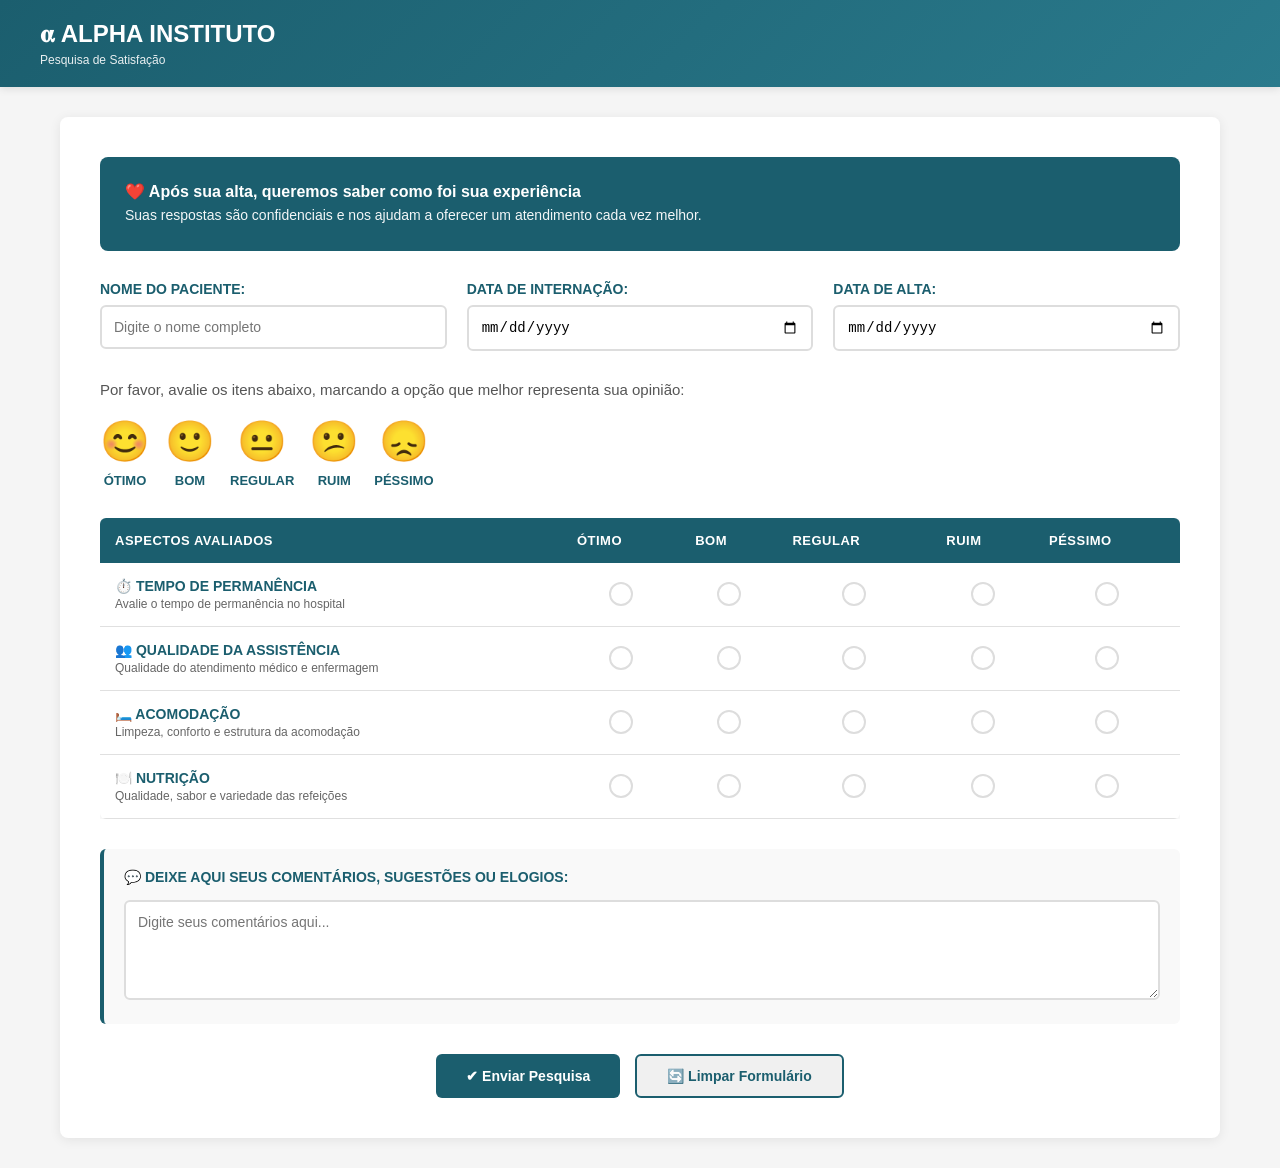
<file: index.html>
<!DOCTYPE html>
<html lang="pt-BR">
<head>
    <meta charset="UTF-8">
    <meta name="viewport" content="width=device-width, initial-scale=1.0">
    <title>Sistema de Pesquisa de Satisfação - Alpha Instituto</title>
    <style>
        * {
            margin: 0;
            padding: 0;
            box-sizing: border-box;
        }

        body {
            font-family: -apple-system, BlinkMacSystemFont, 'Segoe UI', Arial, sans-serif;
            background-color: #f5f5f5;
            color: #333;
        }

        /* Header */
        .header {
            background: linear-gradient(135deg, #1B5E6E 0%, #2a7a8c 100%);
            color: white;
            padding: 20px 30px;
            box-shadow: 0 2px 8px rgba(0,0,0,0.1);
        }

        .header-content {
            max-width: 1200px;
            margin: 0 auto;
            display: flex;
            justify-content: space-between;
            align-items: center;
        }

        .logo-section h1 {
            font-size: 24px;
            margin-bottom: 5px;
        }

        .logo-section p {
            font-size: 12px;
            opacity: 0.9;
        }

        /* Menu Navigation */
        .menu-nav {
            display: flex;
            gap: 10px;
        }

        .menu-btn {
            background: rgba(255,255,255,0.2);
            border: 2px solid transparent;
            color: white;
            padding: 10px 20px;
            border-radius: 6px;
            cursor: pointer;
            font-weight: 600;
            font-size: 14px;
            transition: all 0.3s;
        }

        .menu-btn:hover {
            background: rgba(255,255,255,0.3);
        }

        .menu-btn.active {
            background: white;
            color: #1B5E6E;
            border-color: white;
        }

        /* Container */
        .container {
            max-width: 1200px;
            margin: 30px auto;
            padding: 0 20px;
        }

        /* Pages */
        .page {
            display: none;
            background: white;
            border-radius: 8px;
            padding: 40px;
            box-shadow: 0 2px 12px rgba(0,0,0,0.08);
        }

        .page.active {
            display: block;
        }

        /* Survey Page */
        .info-box {
            background-color: #1B5E6E;
            color: white;
            padding: 25px;
            margin-bottom: 30px;
            border-radius: 8px;
            display: flex;
            gap: 15px;
            align-items: flex-start;
        }

        .info-box h3 {
            font-size: 16px;
            margin-bottom: 5px;
            font-weight: 600;
        }

        .info-box p {
            font-size: 14px;
            opacity: 0.95;
            line-height: 1.4;
        }

        .form-row {
            display: grid;
            grid-template-columns: 1fr 1fr 1fr;
            gap: 20px;
            margin-bottom: 30px;
        }

        .form-group {
            display: flex;
            flex-direction: column;
        }

        .form-group label {
            font-weight: 600;
            color: #1B5E6E;
            margin-bottom: 8px;
            font-size: 14px;
        }

        .form-group input, .form-group select {
            padding: 12px;
            border: 2px solid #ddd;
            border-radius: 6px;
            font-size: 14px;
            transition: border-color 0.3s;
        }

        .form-group input:focus, .form-group select:focus {
            outline: none;
            border-color: #1B5E6E;
        }

        .ratings-header p {
            font-size: 15px;
            color: #555;
            margin-bottom: 20px;
        }

        .emoji-options {
            display: flex;
            gap: 15px;
            margin-bottom: 30px;
            flex-wrap: wrap;
        }

        .emoji-option {
            display: flex;
            flex-direction: column;
            align-items: center;
            gap: 8px;
            cursor: pointer;
        }

        .emoji {
            font-size: 40px;
            transition: transform 0.2s;
        }

        .emoji-option:hover .emoji {
            transform: scale(1.1);
        }

        .emoji-label {
            font-size: 13px;
            font-weight: 600;
            color: #1B5E6E;
        }

        .table-wrapper {
            overflow-x: auto;
            margin: 30px 0;
        }

        table {
            width: 100%;
            border-collapse: collapse;
            background: white;
            box-shadow: 0 2px 8px rgba(0,0,0,0.08);
            border-radius: 6px;
            overflow: hidden;
        }

        table th {
            background-color: #1B5E6E;
            color: white;
            padding: 15px;
            text-align: left;
            font-weight: 600;
            font-size: 13px;
            text-transform: uppercase;
            letter-spacing: 0.5px;
        }

        table td {
            padding: 15px;
            border-bottom: 1px solid #e0e0e0;
            font-size: 14px;
        }

        .aspect-name {
            font-weight: 600;
            color: #1B5E6E;
        }

        .aspect-description {
            font-size: 12px;
            color: #666;
            margin-top: 3px;
        }

        .rating-circle {
            width: 24px;
            height: 24px;
            border: 2px solid #ddd;
            border-radius: 50%;
            margin: 0 auto;
            cursor: pointer;
            transition: all 0.3s;
        }

        .rating-circle:hover {
            border-color: #1B5E6E;
            background-color: #f0f0f0;
        }

        .rating-circle.selected {
            background-color: #1B5E6E;
            border-color: #1B5E6E;
        }

        .comments-section {
            background-color: #f9f9f9;
            padding: 20px;
            margin: 30px 0;
            border-radius: 6px;
            border-left: 4px solid #1B5E6E;
        }

        .comments-section textarea {
            width: 100%;
            padding: 12px;
            border: 2px solid #ddd;
            border-radius: 6px;
            font-family: inherit;
            font-size: 14px;
            resize: vertical;
            min-height: 100px;
            transition: border-color 0.3s;
        }

        .comments-section textarea:focus {
            outline: none;
            border-color: #1B5E6E;
        }

        .action-buttons {
            display: flex;
            gap: 15px;
            margin-top: 30px;
            justify-content: center;
        }

        .btn {
            padding: 12px 30px;
            border: none;
            border-radius: 6px;
            font-weight: 600;
            font-size: 14px;
            cursor: pointer;
            transition: all 0.3s;
            display: flex;
            align-items: center;
            gap: 8px;
        }

        .btn-primary {
            background-color: #1B5E6E;
            color: white;
        }

        .btn-primary:hover {
            background-color: #154654;
            transform: translateY(-2px);
            box-shadow: 0 4px 12px rgba(27, 94, 110, 0.3);
        }

        .btn-secondary {
            background-color: #f0f0f0;
            color: #1B5E6E;
            border: 2px solid #1B5E6E;
        }

        .btn-secondary:hover {
            background-color: #e8e8e8;
        }

        /* Dashboard Page */
        .filters {
            display: grid;
            grid-template-columns: repeat(4, 1fr);
            gap: 15px;
            margin-bottom: 30px;
            background: #f9f9f9;
            padding: 20px;
            border-radius: 8px;
        }

        .stats-grid {
            display: grid;
            grid-template-columns: repeat(auto-fit, minmax(250px, 1fr));
            gap: 20px;
            margin-bottom: 30px;
        }

        .stat-card {
            background: white;
            padding: 20px;
            border-radius: 8px;
            box-shadow: 0 2px 8px rgba(0,0,0,0.08);
            border-left: 4px solid #1B5E6E;
        }

        .stat-card h3 {
            color: #666;
            font-size: 13px;
            text-transform: uppercase;
            margin-bottom: 10px;
            font-weight: 600;
        }

        .stat-card .value {
            font-size: 32px;
            font-weight: 700;
            color: #1B5E6E;
        }

        .stat-card .subtext {
            font-size: 12px;
            color: #999;
            margin-top: 5px;
        }

        .charts-container {
            display: grid;
            grid-template-columns: repeat(auto-fit, minmax(400px, 1fr));
            gap: 30px;
            margin-bottom: 30px;
        }

        .chart-box {
            background: white;
            padding: 20px;
            border-radius: 8px;
            box-shadow: 0 2px 8px rgba(0,0,0,0.08);
        }

        .chart-box h3 {
            color: #1B5E6E;
            font-size: 16px;
            margin-bottom: 20px;
            font-weight: 600;
        }

        .chart-box canvas {
            max-height: 300px;
        }

        /* Report Page */
        .report-header {
            text-align: center;
            margin-bottom: 30px;
            padding: 20px;
            background: #f9f9f9;
            border-radius: 8px;
        }

        .report-header h2 {
            color: #1B5E6E;
            margin-bottom: 10px;
        }

        .report-period {
            font-size: 14px;
            color: #666;
        }

        .report-section {
            margin-bottom: 30px;
            background: white;
            padding: 20px;
            border-radius: 8px;
            border-left: 4px solid #1B5E6E;
        }

        .report-section h3 {
            color: #1B5E6E;
            margin-bottom: 15px;
            font-size: 16px;
        }

        .report-table {
            width: 100%;
            border-collapse: collapse;
            margin-top: 15px;
        }

        .report-table th {
            background-color: #1B5E6E;
            color: white;
            padding: 12px;
            text-align: left;
            font-weight: 600;
        }

        .report-table td {
            padding: 12px;
            border-bottom: 1px solid #e0e0e0;
        }

        .report-table tr:nth-child(even) {
            background-color: #f9f9f9;
        }

        .print-btn {
            margin-top: 20px;
            text-align: center;
        }

        /* Modal */
        .modal {
            display: none;
            position: fixed;
            top: 0;
            left: 0;
            width: 100%;
            height: 100%;
            background: rgba(0,0,0,0.5);
            z-index: 1000;
            align-items: center;
            justify-content: center;
        }

        .modal.active {
            display: flex;
        }

        .modal-content {
            background: white;
            padding: 30px;
            border-radius: 8px;
            max-width: 500px;
            width: 90%;
            box-shadow: 0 8px 24px rgba(0,0,0,0.2);
        }

        .modal-header {
            font-size: 20px;
            font-weight: 600;
            color: #1B5E6E;
            margin-bottom: 20px;
        }

        .modal-footer {
            display: flex;
            gap: 10px;
            margin-top: 20px;
            justify-content: flex-end;
        }

        /* Responsive */
        @media (max-width: 768px) {
            .form-row {
                grid-template-columns: 1fr;
            }

            .filters {
                grid-template-columns: 1fr;
            }

            .charts-container {
                grid-template-columns: 1fr;
            }

            .menu-nav {
                flex-wrap: wrap;
            }

            .menu-btn {
                flex: 1;
                text-align: center;
            }

            .header-content {
                flex-direction: column;
                gap: 15px;
            }

            .page {
                padding: 20px;
            }
        }

        .success-message {
            background-color: #d4edda;
            color: #155724;
            padding: 15px;
            border-radius: 6px;
            margin-bottom: 20px;
            display: none;
        }

        .success-message.show {
            display: block;
        }
    </style>
</head>
<body>
    <div class="header"><div class="header-content"><div class="logo-section">
        <h1>𝛂 ALPHA INSTITUTO</h1><p>Pesquisa de Satisfação</p></div></div></div>
    <div class="container">
        <!-- SURVEY PAGE -->
        <div id="survey" class="page active">
            <div class="success-message" id="successMessage">
                ✓ Pesquisa salva com sucesso!
            </div>

            <div class="info-box">
                <div>
                    <h3>❤️ Após sua alta, queremos saber como foi sua experiência</h3>
                    <p>Suas respostas são confidenciais e nos ajudam a oferecer um atendimento cada vez melhor.</p>
                </div>
            </div>

            <div class="form-row">
                <div class="form-group">
                    <label for="patientName">NOME DO PACIENTE:</label>
                    <input type="text" id="patientName" placeholder="Digite o nome completo">
                </div>
                <div class="form-group">
                    <label for="admissionDate">DATA DE INTERNAÇÃO:</label>
                    <input type="date" id="admissionDate">
                </div>
                <div class="form-group">
                    <label for="dischargeDate">DATA DE ALTA:</label>
                    <input type="date" id="dischargeDate">
                </div>
            </div>

            <div class="ratings-header">
                <p>Por favor, avalie os itens abaixo, marcando a opção que melhor representa sua opinião:</p>
                <div class="emoji-options">
                    <div class="emoji-option">
                        <div class="emoji">😊</div>
                        <div class="emoji-label">ÓTIMO</div>
                    </div>
                    <div class="emoji-option">
                        <div class="emoji">🙂</div>
                        <div class="emoji-label">BOM</div>
                    </div>
                    <div class="emoji-option">
                        <div class="emoji">😐</div>
                        <div class="emoji-label">REGULAR</div>
                    </div>
                    <div class="emoji-option">
                        <div class="emoji">😕</div>
                        <div class="emoji-label">RUIM</div>
                    </div>
                    <div class="emoji-option">
                        <div class="emoji">😞</div>
                        <div class="emoji-label">PÉSSIMO</div>
                    </div>
                </div>
            </div>

            <div class="table-wrapper">
                <table>
                    <thead>
                        <tr>
                            <th>ASPECTOS AVALIADOS</th>
                            <th>ÓTIMO</th>
                            <th>BOM</th>
                            <th>REGULAR</th>
                            <th>RUIM</th>
                            <th>PÉSSIMO</th>
                        </tr>
                    </thead>
                    <tbody>
                        <tr>
                            <td>
                                <div class="aspect-name">⏱️ TEMPO DE PERMANÊNCIA</div>
                                <div class="aspect-description">Avalie o tempo de permanência no hospital</div>
                            </td>
                            <td class="rating-option"><div class="rating-circle" data-aspect="tempo" data-value="Ótimo" onclick="selectRating(this)"></div></td>
                            <td class="rating-option"><div class="rating-circle" data-aspect="tempo" data-value="Bom" onclick="selectRating(this)"></div></td>
                            <td class="rating-option"><div class="rating-circle" data-aspect="tempo" data-value="Regular" onclick="selectRating(this)"></div></td>
                            <td class="rating-option"><div class="rating-circle" data-aspect="tempo" data-value="Ruim" onclick="selectRating(this)"></div></td>
                            <td class="rating-option"><div class="rating-circle" data-aspect="tempo" data-value="Péssimo" onclick="selectRating(this)"></div></td>
                        </tr>
                        <tr>
                            <td>
                                <div class="aspect-name">👥 QUALIDADE DA ASSISTÊNCIA</div>
                                <div class="aspect-description">Qualidade do atendimento médico e enfermagem</div>
                            </td>
                            <td class="rating-option"><div class="rating-circle" data-aspect="qualidade" data-value="Ótimo" onclick="selectRating(this)"></div></td>
                            <td class="rating-option"><div class="rating-circle" data-aspect="qualidade" data-value="Bom" onclick="selectRating(this)"></div></td>
                            <td class="rating-option"><div class="rating-circle" data-aspect="qualidade" data-value="Regular" onclick="selectRating(this)"></div></td>
                            <td class="rating-option"><div class="rating-circle" data-aspect="qualidade" data-value="Ruim" onclick="selectRating(this)"></div></td>
                            <td class="rating-option"><div class="rating-circle" data-aspect="qualidade" data-value="Péssimo" onclick="selectRating(this)"></div></td>
                        </tr>
                        <tr>
                            <td>
                                <div class="aspect-name">🛏️ ACOMODAÇÃO</div>
                                <div class="aspect-description">Limpeza, conforto e estrutura da acomodação</div>
                            </td>
                            <td class="rating-option"><div class="rating-circle" data-aspect="acomodacao" data-value="Ótimo" onclick="selectRating(this)"></div></td>
                            <td class="rating-option"><div class="rating-circle" data-aspect="acomodacao" data-value="Bom" onclick="selectRating(this)"></div></td>
                            <td class="rating-option"><div class="rating-circle" data-aspect="acomodacao" data-value="Regular" onclick="selectRating(this)"></div></td>
                            <td class="rating-option"><div class="rating-circle" data-aspect="acomodacao" data-value="Ruim" onclick="selectRating(this)"></div></td>
                            <td class="rating-option"><div class="rating-circle" data-aspect="acomodacao" data-value="Péssimo" onclick="selectRating(this)"></div></td>
                        </tr>
                        <tr>
                            <td>
                                <div class="aspect-name">🍽️ NUTRIÇÃO</div>
                                <div class="aspect-description">Qualidade, sabor e variedade das refeições</div>
                            </td>
                            <td class="rating-option"><div class="rating-circle" data-aspect="nutricao" data-value="Ótimo" onclick="selectRating(this)"></div></td>
                            <td class="rating-option"><div class="rating-circle" data-aspect="nutricao" data-value="Bom" onclick="selectRating(this)"></div></td>
                            <td class="rating-option"><div class="rating-circle" data-aspect="nutricao" data-value="Regular" onclick="selectRating(this)"></div></td>
                            <td class="rating-option"><div class="rating-circle" data-aspect="nutricao" data-value="Ruim" onclick="selectRating(this)"></div></td>
                            <td class="rating-option"><div class="rating-circle" data-aspect="nutricao" data-value="Péssimo" onclick="selectRating(this)"></div></td>
                        </tr>
                    </tbody>
                </table>
            </div>

            <div class="comments-section">
                <div style="font-size: 14px; font-weight: 600; color: #1B5E6E; margin-bottom: 15px;">
                    💬 DEIXE AQUI SEUS COMENTÁRIOS, SUGESTÕES OU ELOGIOS:
                </div>
                <textarea id="comments" placeholder="Digite seus comentários aqui..."></textarea>
            </div>

            <div class="action-buttons">
                <button class="btn btn-primary" onclick="saveSurvey()">✔ Enviar Pesquisa</button>
                <button class="btn btn-secondary" onclick="resetForm()">🔄 Limpar Formulário</button>
            </div>
        </div>

    </div>

    <script>
        // >>> COLE AQUI a URL do Apps Script (termina em /exec)
        const ENDPOINT = 'COLE_A_URL_DO_APPS_SCRIPT_AQUI';
        let selectedRatings = {};

        function selectRating(el) {
            document.querySelectorAll(`[data-aspect="${el.dataset.aspect}"]`).forEach(c => c.classList.remove('selected'));
            el.classList.add('selected');
            selectedRatings[el.dataset.aspect] = el.dataset.value;
        }
        function resetForm() {
            ['patientName','admissionDate','dischargeDate','comments'].forEach(id => document.getElementById(id).value = '');
            selectedRatings = {};
            document.querySelectorAll('.rating-circle').forEach(c => c.classList.remove('selected'));
        }
        async function saveSurvey() {
            const v = id => document.getElementById(id).value.trim();
            if (!v('patientName') || !v('admissionDate') || !v('dischargeDate')) { alert('Por favor, preencha todos os campos obrigatórios!'); return; }
            if (Object.keys(selectedRatings).length < 4) { alert('Por favor, avalie todos os aspectos!'); return; }
            const btn = document.querySelector('.btn-primary'); btn.disabled = true; btn.textContent = 'Enviando...';
            const payload = { timestamp: new Date().toISOString(), patientName: v('patientName'),
                admissionDate: v('admissionDate'), dischargeDate: v('dischargeDate'),
                tempo: selectedRatings.tempo, qualidade: selectedRatings.qualidade,
                acomodacao: selectedRatings.acomodacao, nutricao: selectedRatings.nutricao, comments: v('comments') };
            try {
                await fetch(ENDPOINT, { method: 'POST', mode: 'no-cors', headers: {'Content-Type': 'text/plain;charset=utf-8'}, body: JSON.stringify(payload) });
                const msg = document.getElementById('successMessage');
                msg.textContent = '✓ Obrigado! Sua pesquisa foi enviada.'; msg.classList.add('show');
                setTimeout(() => msg.classList.remove('show'), 4000);
                resetForm();
            } catch (e) { alert('Não foi possível enviar. Verifique a conexão e tente novamente.'); }
            btn.disabled = false; btn.textContent = '✔ Enviar Pesquisa';
        }
    </script>
</body>
</html>
</file>
